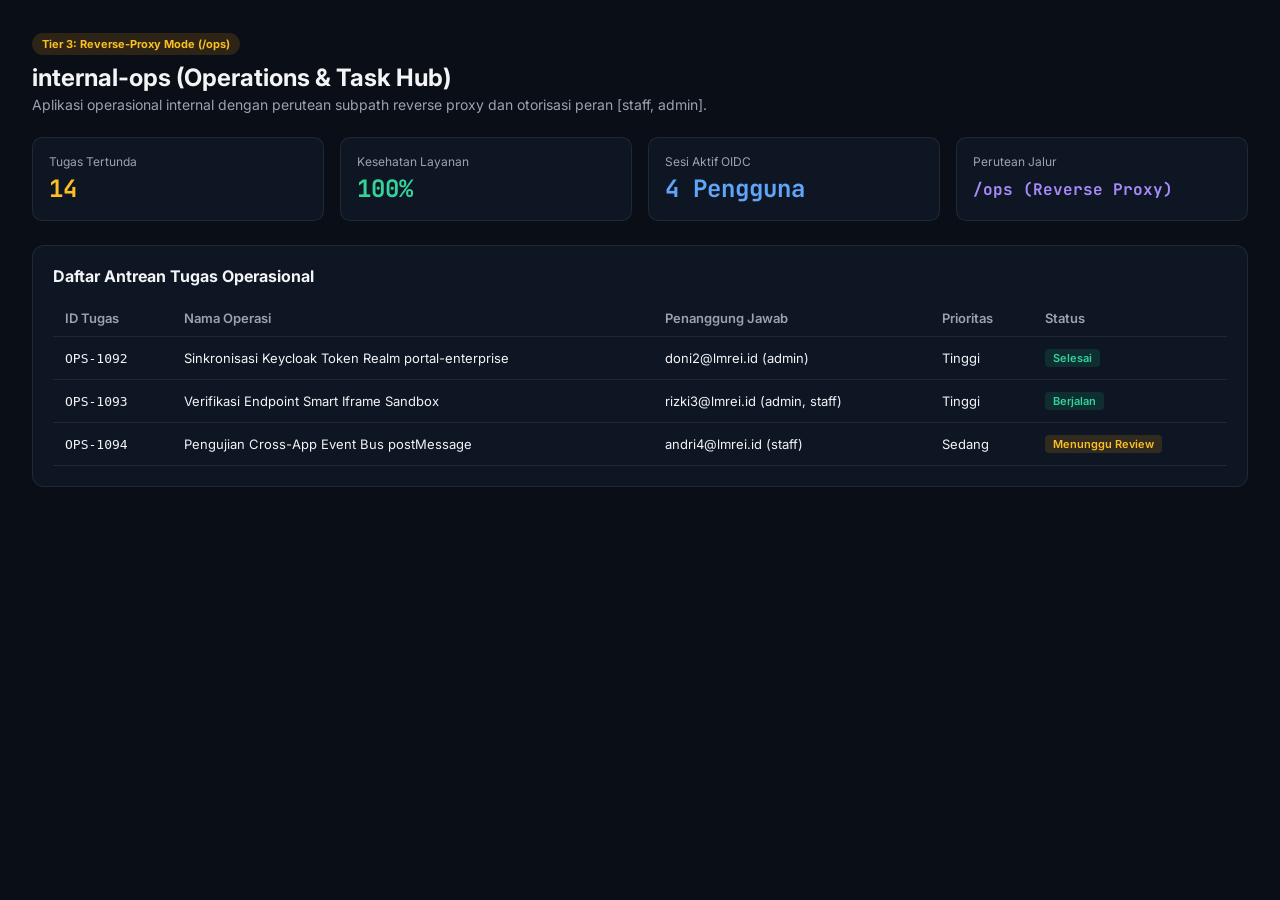
<file: app-shell/apps/ops/index.html>
<!DOCTYPE html>
<html lang="id">
<head>
  <meta charset="UTF-8">
  <meta name="viewport" content="width=device-width, initial-scale=1.0">
  <title>Operations & Task Hub (internal-ops)</title>
  <link rel="preconnect" href="https://fonts.googleapis.com">
  <link rel="preconnect" href="https://fonts.gstatic.com" crossorigin>
  <link href="https://fonts.googleapis.com/css2?family=Inter:wght@400;500;600;700&family=JetBrains+Mono:wght@400;500&display=swap" rel="stylesheet">
  <style>
    :root {
      --bg: #090e17;
      --card-bg: rgba(17, 24, 39, 0.8);
      --border: rgba(255, 255, 255, 0.08);
      --text: #f3f4f6;
      --muted: #9ca3af;
      --accent: #f59e0b;
      --success: #10b981;
    }
    body[data-theme="light"] {
      --bg: #f8fafc;
      --card-bg: #ffffff;
      --border: rgba(0, 0, 0, 0.08);
      --text: #0f172a;
      --muted: #64748b;
      --accent: #d97706;
    }
    * { box-sizing: border-box; margin: 0; padding: 0; }
    body {
      font-family: 'Inter', sans-serif;
      background: var(--bg);
      color: var(--text);
      padding: 32px;
      min-height: 100vh;
      transition: background 0.2s, color 0.2s;
    }
    .header { margin-bottom: 24px; }
    .badge {
      display: inline-block;
      padding: 4px 10px;
      border-radius: 9999px;
      font-size: 11px;
      font-weight: 700;
      background: rgba(245, 158, 11, 0.15);
      color: #fbbf24;
      margin-bottom: 8px;
    }
    h1 { font-size: 24px; font-weight: 700; }
    p { color: var(--muted); font-size: 14px; margin-top: 4px; }
    .stats-row {
      display: grid;
      grid-template-columns: repeat(auto-fit, minmax(200px, 1fr));
      gap: 16px;
      margin-bottom: 24px;
    }
    .stat-card {
      background: var(--card-bg);
      border: 1px solid var(--border);
      border-radius: 10px;
      padding: 16px;
    }
    .stat-label { font-size: 12px; color: var(--muted); }
    .stat-num { font-size: 24px; font-weight: 700; margin-top: 4px; font-family: 'JetBrains Mono', monospace; }
    .table-card {
      background: var(--card-bg);
      border: 1px solid var(--border);
      border-radius: 12px;
      padding: 20px;
    }
    table { width: 100%; border-collapse: collapse; font-size: 13px; text-align: left; }
    th { padding: 10px 12px; border-bottom: 1px solid var(--border); color: var(--muted); font-weight: 600; }
    td { padding: 12px; border-bottom: 1px solid var(--border); }
    .status-pill {
      display: inline-block;
      padding: 2px 8px;
      border-radius: 4px;
      font-size: 11px;
      font-weight: 600;
    }
    .status-ok { background: rgba(16, 185, 129, 0.15); color: #34d399; }
    .status-warn { background: rgba(245, 158, 11, 0.15); color: #fbbf24; }
  </style>
</head>
<body data-theme="dark">
  <div class="header">
    <span class="badge">Tier 3: Reverse-Proxy Mode (/ops)</span>
    <h1>internal-ops (Operations & Task Hub)</h1>
    <p>Aplikasi operasional internal dengan perutean subpath reverse proxy dan otorisasi peran [staff, admin].</p>
  </div>

  <div class="stats-row">
    <div class="stat-card">
      <div class="stat-label">Tugas Tertunda</div>
      <div class="stat-num" style="color:#fbbf24;">14</div>
    </div>
    <div class="stat-card">
      <div class="stat-label">Kesehatan Layanan</div>
      <div class="stat-num" style="color:#34d399;">100%</div>
    </div>
    <div class="stat-card">
      <div class="stat-label">Sesi Aktif OIDC</div>
      <div class="stat-num" style="color:#60a5fa;">4 Pengguna</div>
    </div>
    <div class="stat-card">
      <div class="stat-label">Perutean Jalur</div>
      <div class="stat-num" style="font-size: 16px; margin-top: 10px; color:#a78bfa;">/ops (Reverse Proxy)</div>
    </div>
  </div>

  <div class="table-card">
    <h2 style="font-size: 16px; margin-bottom: 14px;">Daftar Antrean Tugas Operasional</h2>
    <table>
      <thead>
        <tr>
          <th>ID Tugas</th>
          <th>Nama Operasi</th>
          <th>Penanggung Jawab</th>
          <th>Prioritas</th>
          <th>Status</th>
        </tr>
      </thead>
      <tbody>
        <tr>
          <td><code>OPS-1092</code></td>
          <td>Sinkronisasi Keycloak Token Realm portal-enterprise</td>
          <td>doni2@lmrei.id (admin)</td>
          <td>Tinggi</td>
          <td><span class="status-pill status-ok">Selesai</span></td>
        </tr>
        <tr>
          <td><code>OPS-1093</code></td>
          <td>Verifikasi Endpoint Smart Iframe Sandbox</td>
          <td>rizki3@lmrei.id (admin, staff)</td>
          <td>Tinggi</td>
          <td><span class="status-pill status-ok">Berjalan</span></td>
        </tr>
        <tr>
          <td><code>OPS-1094</code></td>
          <td>Pengujian Cross-App Event Bus postMessage</td>
          <td>andri4@lmrei.id (staff)</td>
          <td>Sedang</td>
          <td><span class="status-pill status-warn">Menunggu Review</span></td>
        </tr>
      </tbody>
    </table>
  </div>

  <script>
    // Listen for theme sync from shell
    window.addEventListener('message', (e) => {
      if (e.data && e.data.source === 'UNIFIED_APP_SHELL' && e.data.type === 'SHELL:SET_THEME') {
        document.body.setAttribute('data-theme', e.data.payload.theme);
      }
    });
  </script>
</body>
</html>
</file>
